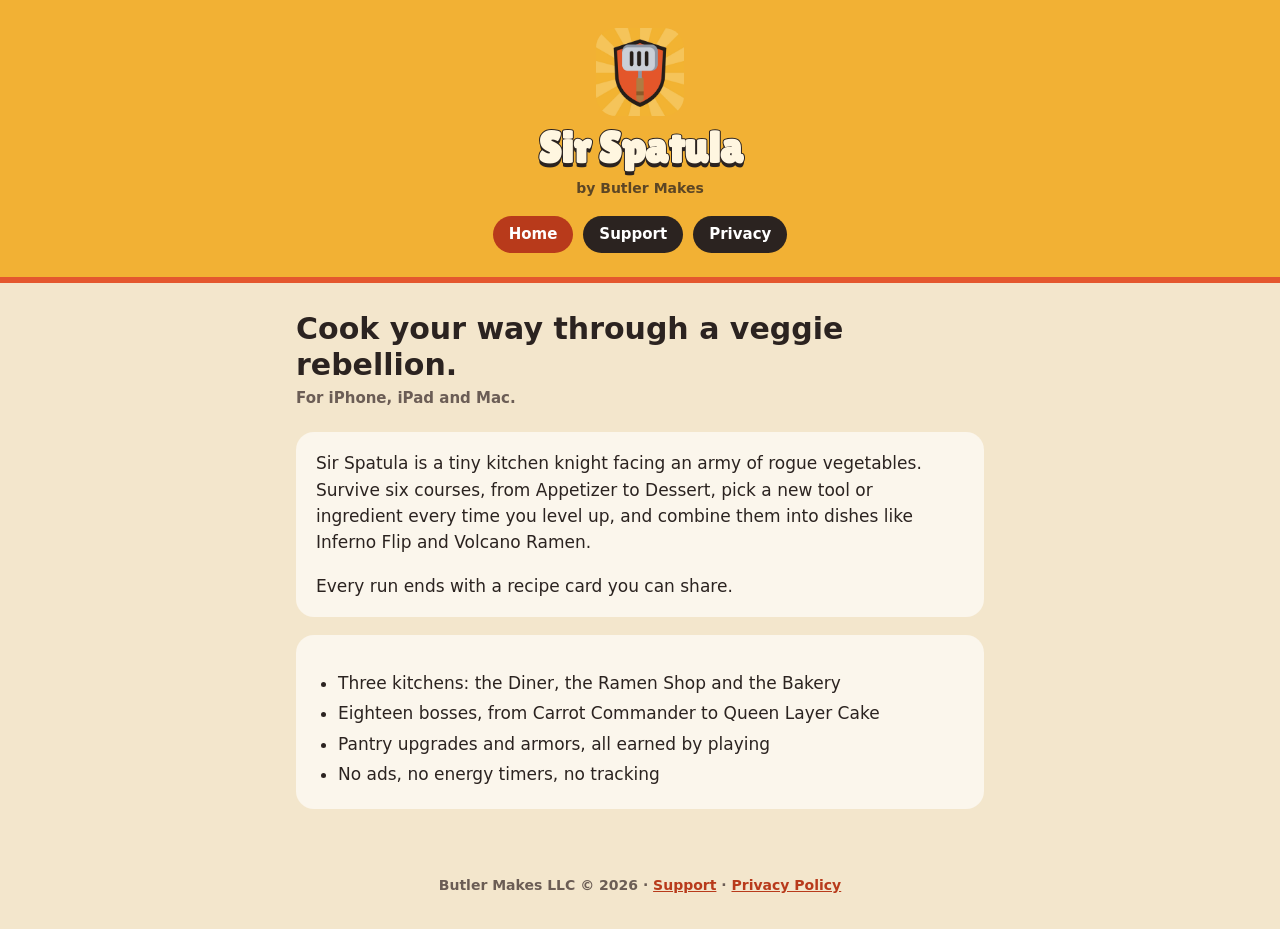
<file: index.html>
<!doctype html>
<html lang="en">
<head>
  <meta charset="utf-8">
  <meta name="viewport" content="width=device-width, initial-scale=1">
  <title>Sir Spatula</title>
  <link rel="stylesheet" href="style.css">
</head>
<body>
  <header class="top">
    <a href="index.html"><img src="icon.png" alt=""><p class="logo">Sir Spatula</p></a>
    <p class="by">by Butler Makes</p>
    <nav>
      <a href="index.html" aria-current="page">Home</a>
      <a href="support.html">Support</a>
      <a href="privacy.html">Privacy</a>
    </nav>
  </header>

  <main>
    <h1>Cook your way through a veggie rebellion.</h1>
    <p class="dated">For iPhone, iPad and Mac.</p>

    <div class="card">
      <p>Sir Spatula is a tiny kitchen knight facing an army of rogue vegetables. Survive six courses, from Appetizer to Dessert, pick a new tool or ingredient every time you level up, and combine them into dishes like Inferno Flip and Volcano Ramen.</p>
      <p>Every run ends with a recipe card you can share.</p>
    </div>

    <div class="card">
      <ul>
        <li>Three kitchens: the Diner, the Ramen Shop and the Bakery</li>
        <li>Eighteen bosses, from Carrot Commander to Queen Layer Cake</li>
        <li>Pantry upgrades and armors, all earned by playing</li>
        <li>No ads, no energy timers, no tracking</li>
      </ul>
    </div>
  </main>

  <footer>Butler Makes LLC &copy; 2026 &middot; <a href="support.html">Support</a> &middot; <a href="privacy.html">Privacy Policy</a></footer>
</body>
</html>
</file>
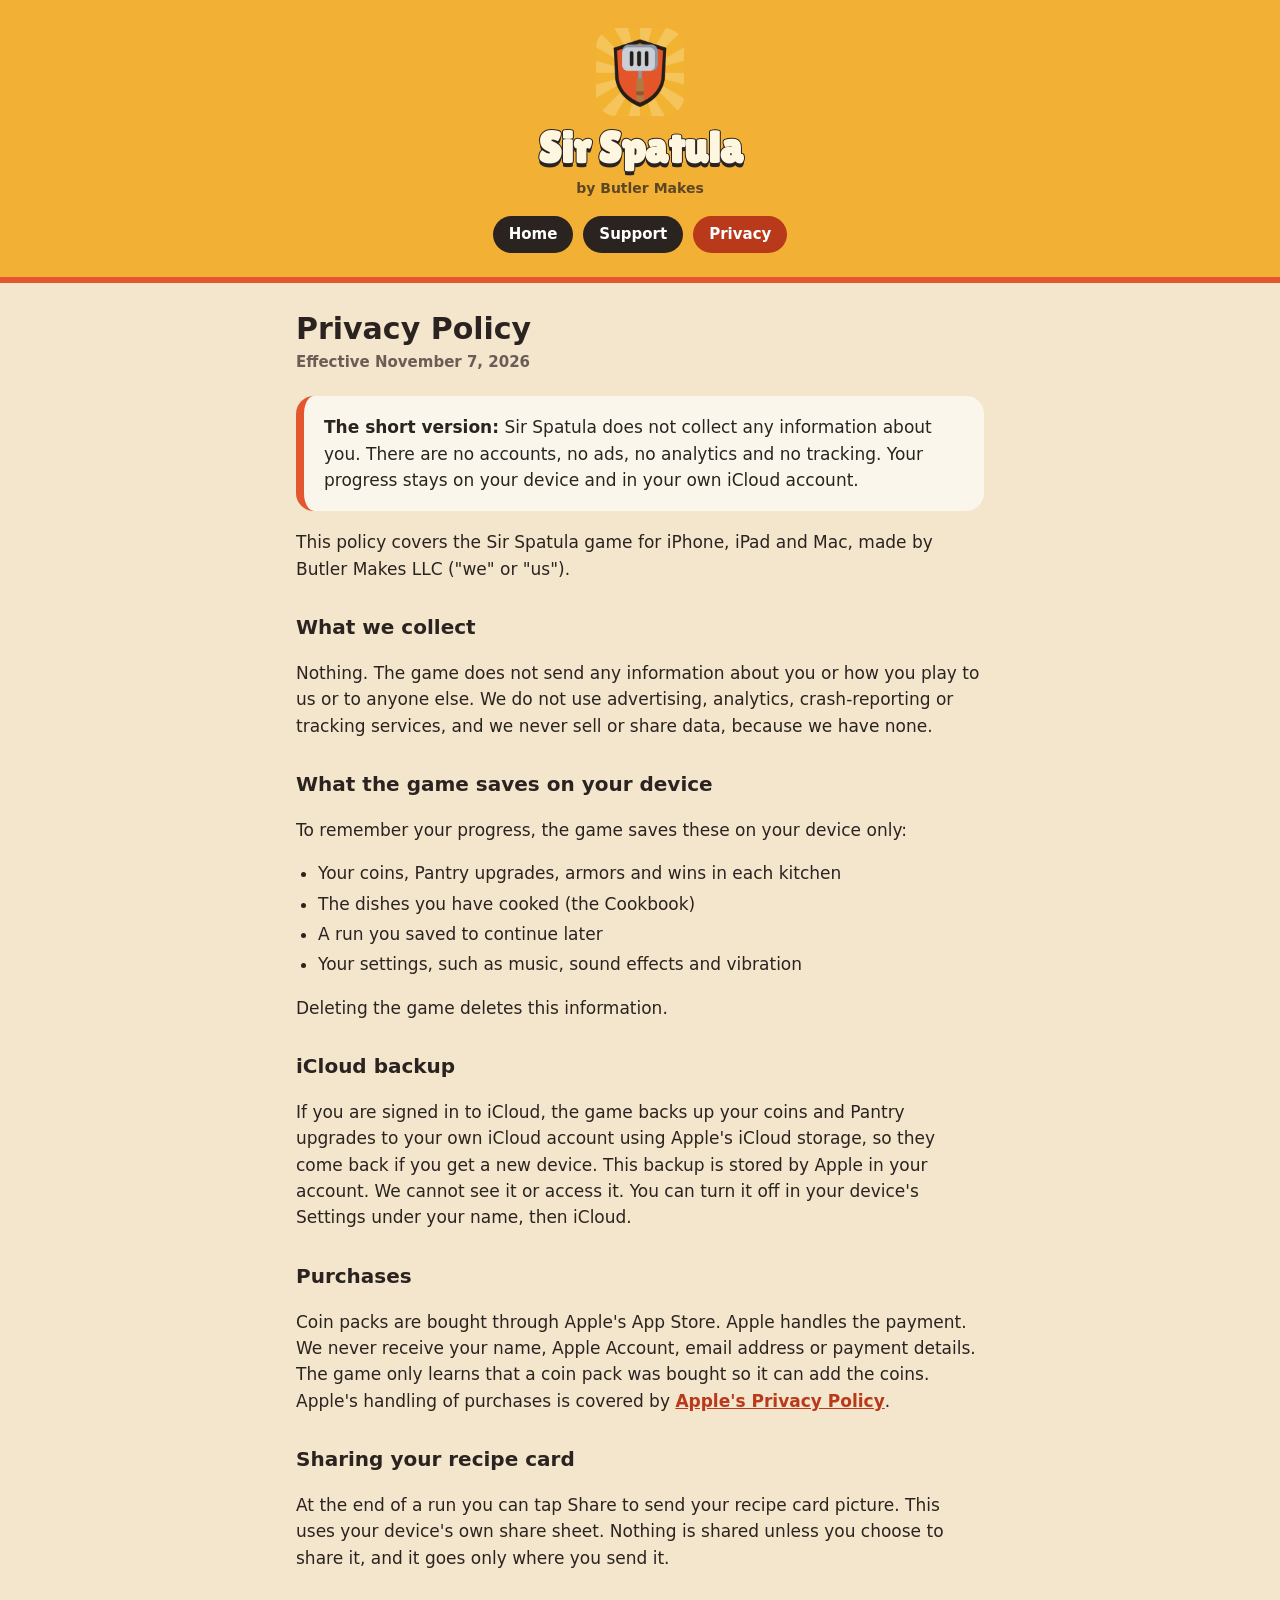
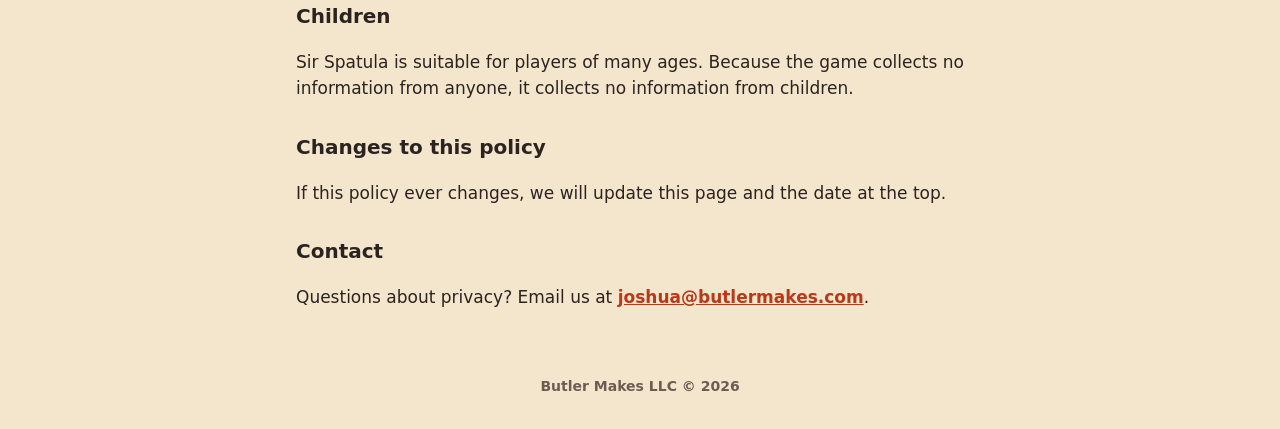
<file: privacy.html>
<!doctype html>
<html lang="en">
<head>
  <meta charset="utf-8">
  <meta name="viewport" content="width=device-width, initial-scale=1">
  <title>Sir Spatula Privacy Policy</title>
  <link rel="stylesheet" href="style.css">
</head>
<body>
  <header class="top">
    <a href="index.html"><img src="icon.png" alt=""><p class="logo">Sir Spatula</p></a>
    <p class="by">by Butler Makes</p>
    <nav>
      <a href="index.html">Home</a>
      <a href="support.html">Support</a>
      <a href="privacy.html" aria-current="page">Privacy</a>
    </nav>
  </header>

  <main>
    <h1>Privacy Policy</h1>
    <p class="dated">Effective November 7, 2026</p>

    <div class="card short">
      <p><strong>The short version:</strong> Sir Spatula does not collect any information about you. There are no accounts, no ads, no analytics and no tracking. Your progress stays on your device and in your own iCloud account.</p>
    </div>

    <p>This policy covers the Sir Spatula game for iPhone, iPad and Mac, made by Butler Makes LLC ("we" or "us").</p>

    <h2>What we collect</h2>
    <p>Nothing. The game does not send any information about you or how you play to us or to anyone else. We do not use advertising, analytics, crash-reporting or tracking services, and we never sell or share data, because we have none.</p>

    <h2>What the game saves on your device</h2>
    <p>To remember your progress, the game saves these on your device only:</p>
    <ul>
      <li>Your coins, Pantry upgrades, armors and wins in each kitchen</li>
      <li>The dishes you have cooked (the Cookbook)</li>
      <li>A run you saved to continue later</li>
      <li>Your settings, such as music, sound effects and vibration</li>
    </ul>
    <p>Deleting the game deletes this information.</p>

    <h2>iCloud backup</h2>
    <p>If you are signed in to iCloud, the game backs up your coins and Pantry upgrades to your own iCloud account using Apple's iCloud storage, so they come back if you get a new device. This backup is stored by Apple in your account. We cannot see it or access it. You can turn it off in your device's Settings under your name, then iCloud.</p>

    <h2>Purchases</h2>
    <p>Coin packs are bought through Apple's App Store. Apple handles the payment. We never receive your name, Apple Account, email address or payment details. The game only learns that a coin pack was bought so it can add the coins. Apple's handling of purchases is covered by <a href="https://www.apple.com/legal/privacy/">Apple's Privacy Policy</a>.</p>

    <h2>Sharing your recipe card</h2>
    <p>At the end of a run you can tap Share to send your recipe card picture. This uses your device's own share sheet. Nothing is shared unless you choose to share it, and it goes only where you send it.</p>

    <h2>Children</h2>
    <p>Sir Spatula is suitable for players of many ages. Because the game collects no information from anyone, it collects no information from children.</p>

    <h2>Changes to this policy</h2>
    <p>If this policy ever changes, we will update this page and the date at the top.</p>

    <h2>Contact</h2>
    <p>Questions about privacy? Email us at <a href="mailto:joshua@butlermakes.com">joshua@butlermakes.com</a>.</p>
  </main>

  <footer>Butler Makes LLC &copy; 2026</footer>
</body>
</html>
</file>
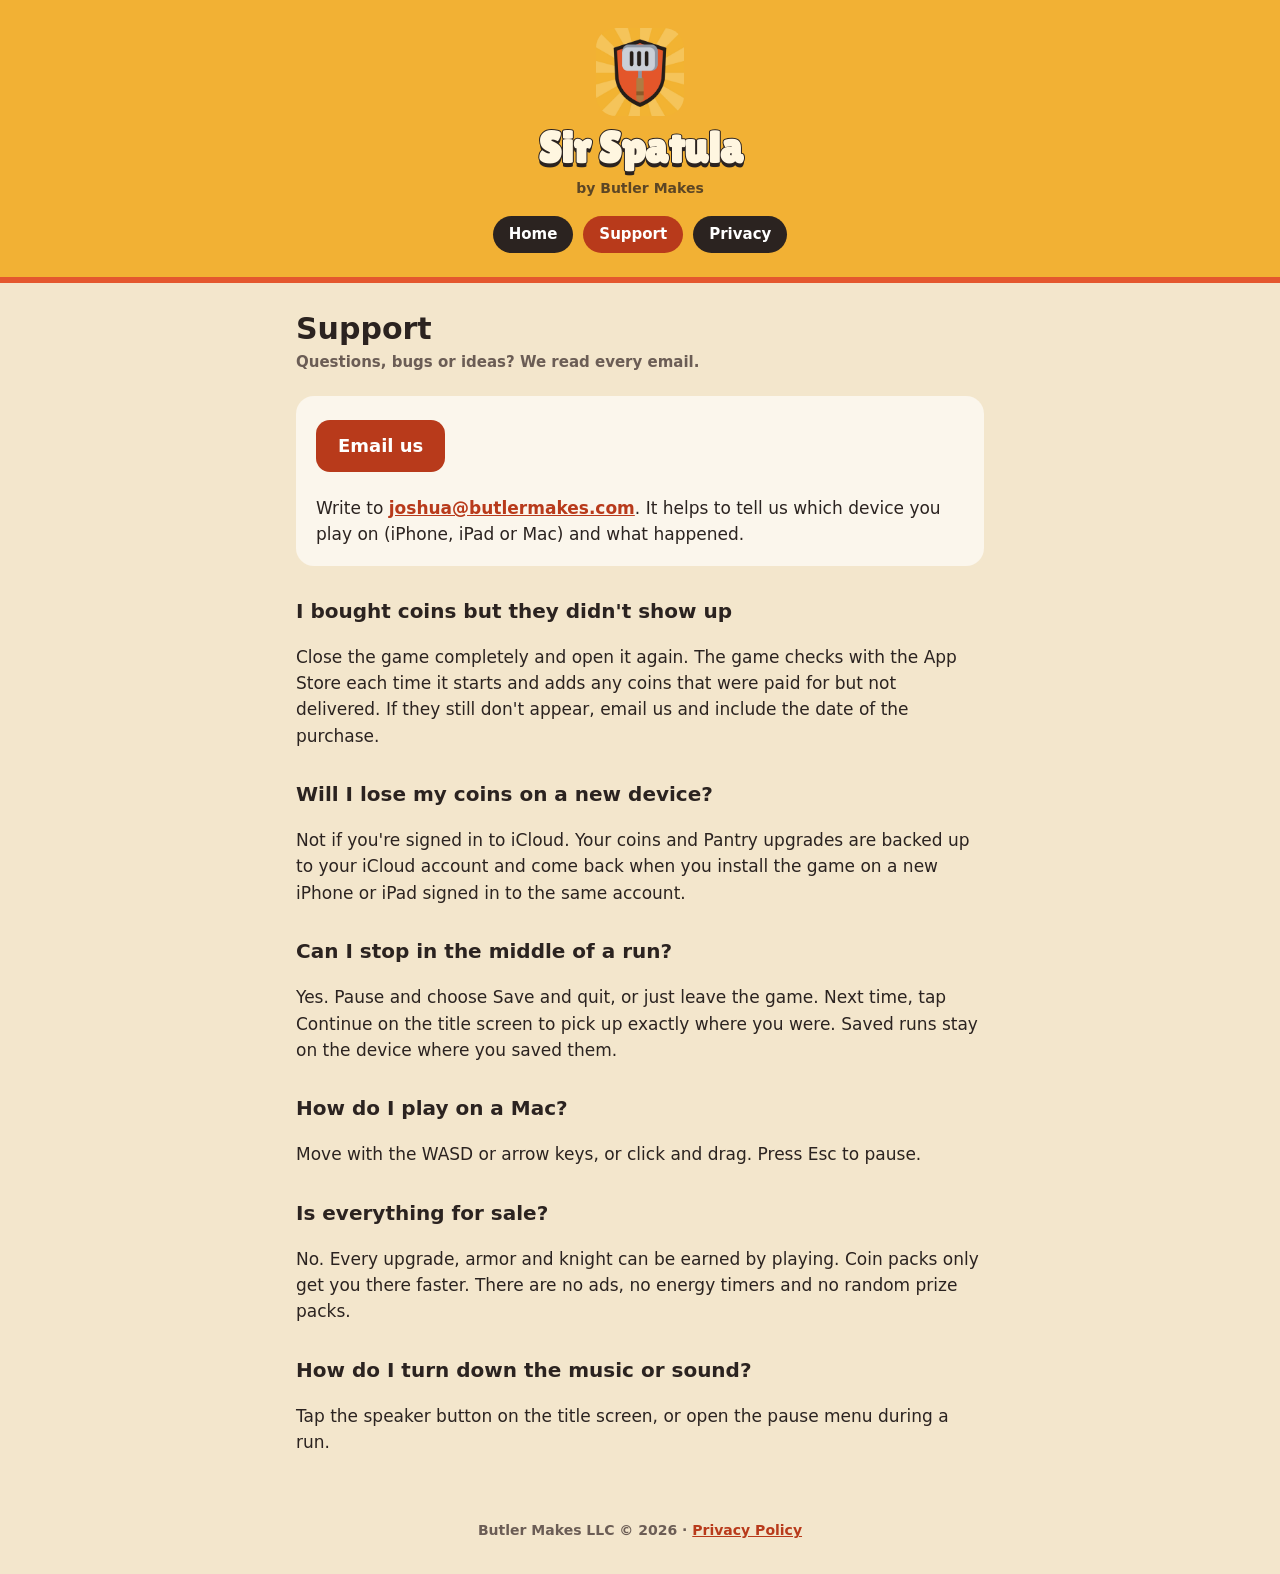
<file: support.html>
<!doctype html>
<html lang="en">
<head>
  <meta charset="utf-8">
  <meta name="viewport" content="width=device-width, initial-scale=1">
  <title>Sir Spatula Support</title>
  <link rel="stylesheet" href="style.css">
</head>
<body>
  <header class="top">
    <a href="index.html"><img src="icon.png" alt=""><p class="logo">Sir Spatula</p></a>
    <p class="by">by Butler Makes</p>
    <nav>
      <a href="index.html">Home</a>
      <a href="support.html" aria-current="page">Support</a>
      <a href="privacy.html">Privacy</a>
    </nav>
  </header>

  <main>
    <h1>Support</h1>
    <p class="dated">Questions, bugs or ideas? We read every email.</p>

    <div class="card">
      <p><a class="contact" href="mailto:joshua@butlermakes.com?subject=Sir%20Spatula">Email us</a></p>
      <p>Write to <a href="mailto:joshua@butlermakes.com?subject=Sir%20Spatula">joshua@butlermakes.com</a>. It helps to tell us which device you play on (iPhone, iPad or Mac) and what happened.</p>
    </div>

    <h2>I bought coins but they didn't show up</h2>
    <p>Close the game completely and open it again. The game checks with the App Store each time it starts and adds any coins that were paid for but not delivered. If they still don't appear, email us and include the date of the purchase.</p>

    <h2>Will I lose my coins on a new device?</h2>
    <p>Not if you're signed in to iCloud. Your coins and Pantry upgrades are backed up to your iCloud account and come back when you install the game on a new iPhone or iPad signed in to the same account.</p>

    <h2>Can I stop in the middle of a run?</h2>
    <p>Yes. Pause and choose Save and quit, or just leave the game. Next time, tap Continue on the title screen to pick up exactly where you were. Saved runs stay on the device where you saved them.</p>

    <h2>How do I play on a Mac?</h2>
    <p>Move with the WASD or arrow keys, or click and drag. Press Esc to pause.</p>

    <h2>Is everything for sale?</h2>
    <p>No. Every upgrade, armor and knight can be earned by playing. Coin packs only get you there faster. There are no ads, no energy timers and no random prize packs.</p>

    <h2>How do I turn down the music or sound?</h2>
    <p>Tap the speaker button on the title screen, or open the pause menu during a run.</p>
  </main>

  <footer>Butler Makes LLC &copy; 2026 &middot; <a href="privacy.html">Privacy Policy</a></footer>
</body>
</html>
</file>
<file: style.css>
/* Sir Spatula website: flat and bold like the game. Cream page, ink type, tomato accents. */
@font-face {
  font-family: "Lilita One";
  src: url("LilitaOne-Regular.ttf") format("truetype");
  font-display: swap;
}

:root {
  --cream: #F3E6CC;
  --card: #FBF6EC;
  --ink: #2B2320;
  --ink-soft: #6B5D55;
  --tomato: #E4572E;
  --tomato-dark: #B83A1B;
  --mustard: #F2B134;
}

* { box-sizing: border-box; }

body {
  margin: 0;
  background: var(--cream);
  color: var(--ink);
  font: 17px/1.55 ui-rounded, "SF Pro Rounded", -apple-system, system-ui, sans-serif;
}

a { color: var(--tomato-dark); font-weight: 700; }

.top {
  background: var(--mustard);
  border-bottom: 6px solid var(--tomato);
  padding: 28px 16px 24px;
  text-align: center;
}
.top a { text-decoration: none; color: inherit; }
.top img { width: 88px; height: 88px; border-radius: 20px; display: block; margin: 0 auto 10px; }
.logo {
  font-family: "Lilita One", ui-rounded, sans-serif;
  font-size: 44px;
  line-height: 1;
  color: #FFF6E0;
  -webkit-text-stroke: 2px var(--ink);
  paint-order: stroke fill;
  text-shadow: 0 4px 0 var(--ink);
  margin: 0;
}
.by { margin: 8px 0 0; font-weight: 800; color: var(--ink); opacity: 0.75; font-size: 14px; }

nav { display: flex; gap: 10px; justify-content: center; margin-top: 16px; flex-wrap: wrap; }
.top nav a {
  background: var(--ink);
  color: #fff;
  font-weight: 800;
  text-decoration: none;
  padding: 7px 16px;
  border-radius: 999px;
  font-size: 15px;
}
.top nav a[aria-current="page"] { background: var(--tomato-dark); }

main { max-width: 720px; margin: 0 auto; padding: 28px 16px 48px; }

h1 { font-size: 30px; line-height: 1.2; margin: 0 0 4px; font-weight: 900; }
h2 { font-size: 20px; margin: 30px 0 6px; font-weight: 900; }
.dated { color: var(--ink-soft); font-weight: 700; margin: 0 0 22px; font-size: 15px; }

.card {
  background: var(--card);
  border-radius: 18px;
  padding: 18px 20px;
  margin: 18px 0;
}
.card.short { border-left: 8px solid var(--tomato); }
.card p:first-child, .card h2:first-child { margin-top: 0; }
.card p:last-child, .card ul:last-child { margin-bottom: 0; }

ul { padding-left: 22px; }
li { margin: 4px 0; }

.contact {
  display: inline-block;
  background: var(--tomato-dark);
  color: #fff;
  text-decoration: none;
  padding: 12px 22px;
  border-radius: 14px;
  font-size: 18px;
  margin: 6px 0;
}

footer { text-align: center; color: var(--ink-soft); font-size: 14px; font-weight: 700; padding: 0 16px 32px; }
</file>
